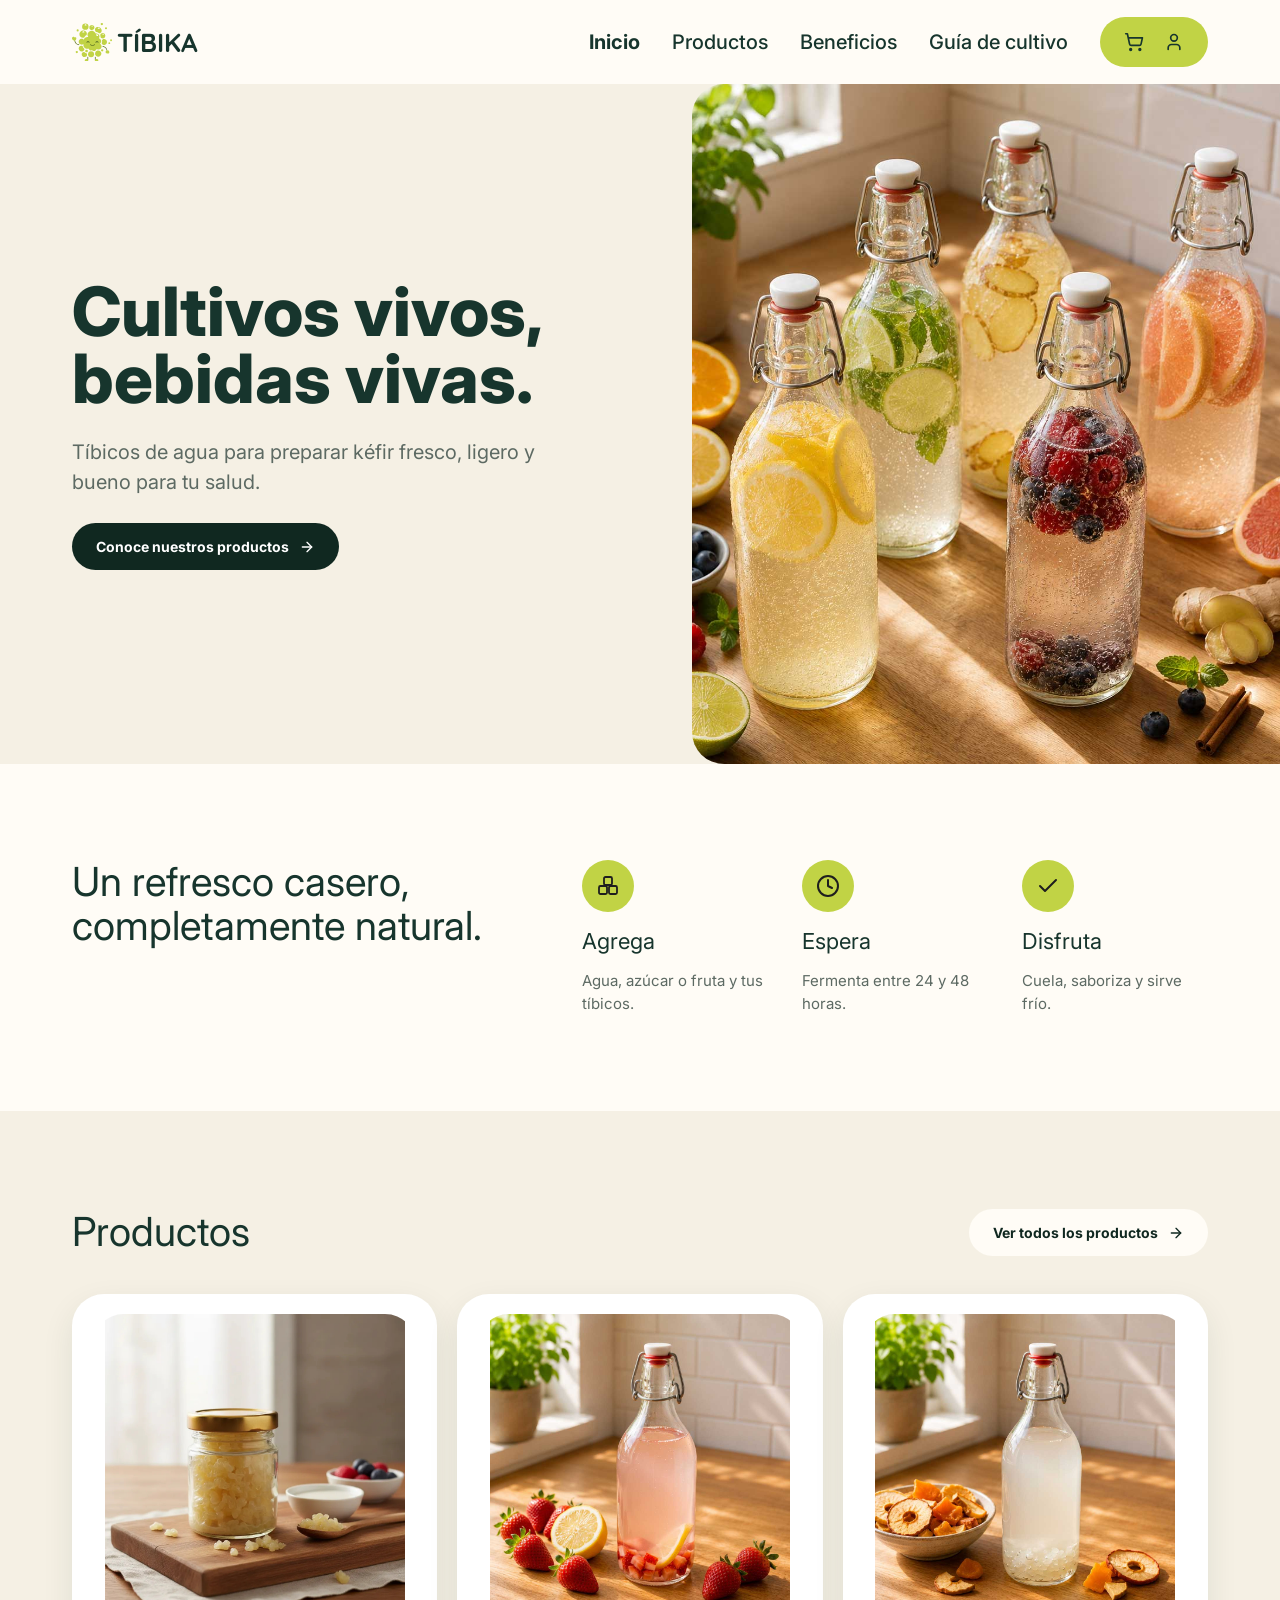
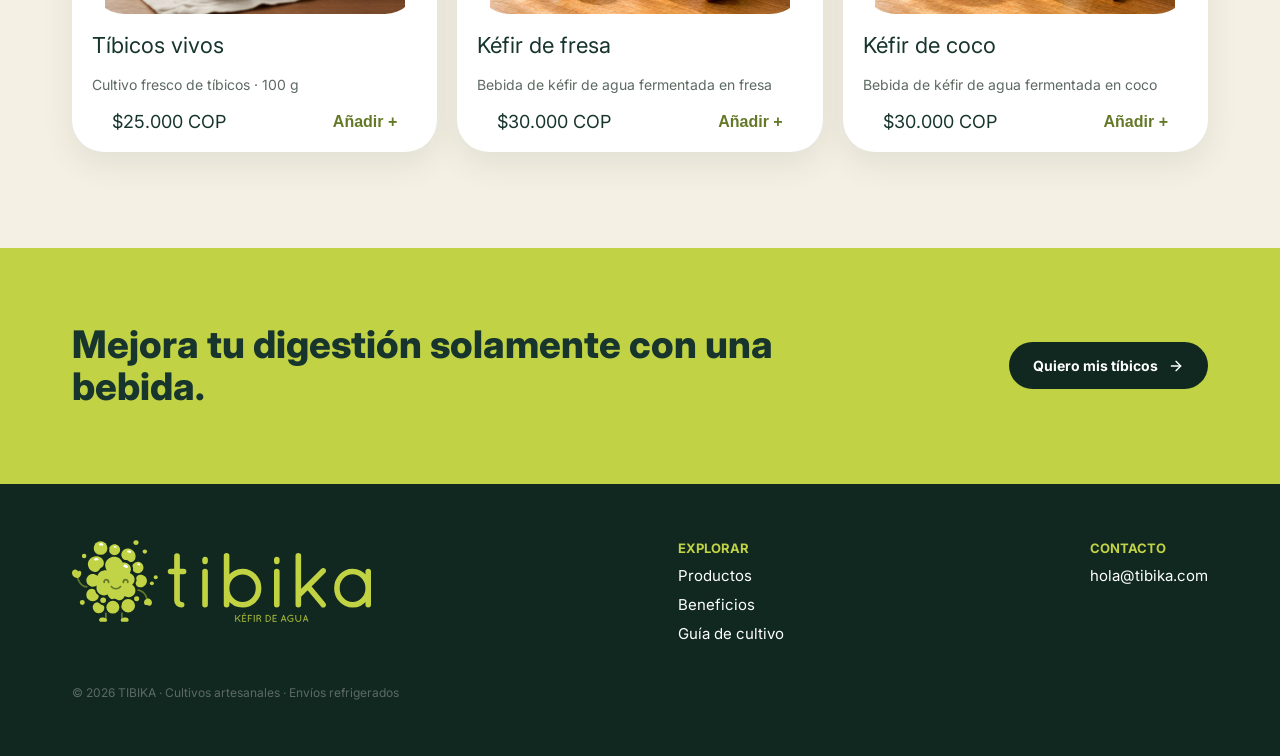
<file: index.html>
<!DOCTYPE html>
<html lang="es">
<head>
  <meta charset="utf-8">
  <title>Tíbika</title>
  <meta name="description" content="Tíbicos de agua para preparar kéfir.">

  <link href="https://fonts.googleapis.com/css2?family=Inter:wght@400;500;700;800&family=Quicksand:wght@700&display=swap" rel="stylesheet">

  <link rel="stylesheet" href="./css/styles.css">
</head>

<body>

  <header class="header">
    <a class="brand" href="index.html">
      <img src="./images/tibikaBase.svg" alt="" srcset="" width="40px" height="40px">
      <span class="brand__name">TÍBIKA</span>
    </a>

    <nav class="site-nav">
      <ul class="site-nav__links">
        <li><a href="index.html" class="current">Inicio</a></li>
        <li><a href="#productos">Productos</a></li>
        <li><a href="beneficios.html">Beneficios</a></li>
        <li><a href="guia-de-cultivo.html">Guía de cultivo</a></li>
      </ul>

      <div class="account">
        <a href="#">
          <svg viewBox="0 0 24 24" fill="none" stroke="currentColor" stroke-width="2" stroke-linecap="round" stroke-linejoin="round">
            <circle cx="8" cy="21" r="1"/>
            <circle cx="19" cy="21" r="1"/>
            <path d="M2.05 2.05h2l2.66 12.42a2 2 0 0 0 2 1.58h9.78a2 2 0 0 0 1.95-1.57l1.65-7.43H5.12"/>
          </svg>
        </a>
        <a href="#">
          <svg viewBox="0 0 24 24" fill="none" stroke="currentColor" stroke-width="2" stroke-linecap="round" stroke-linejoin="round">
            <path d="M19 21v-2a4 4 0 0 0-4-4H9a4 4 0 0 0-4 4v2"/>
            <circle cx="12" cy="7" r="4"/>
          </svg>
        </a>
      </div>
    </nav>
  </header>

  <main>

    <section class="hero">
      <div class="hero__content">
        <h1>Cultivos vivos, bebidas vivas.</h1>
        <p>Tíbicos de agua para preparar kéfir fresco, ligero y bueno para tu salud.</p>
        <a class="btn btn--dark" href="#productos">
          Conoce nuestros productos 
          <svg class="btn__icon" viewBox="0 0 24 24" fill="none" stroke="currentColor" stroke-width="2" stroke-linecap="round" stroke-linejoin="round">
            <path d="M5 12h14"/>
            <path d="m12 5 7 7-7 7"/>
          </svg>
        </a>
      </div>
      <div class="hero__media">
        <img src="images/kefir-agua-segunda-fermentacion-sabores-frutas.jpg" alt="Botellas de vidrio con kéfir de agua junto a higos y cáscara de limón" width="730" height="680">
      </div>
    </section>

    <section class="intro">
      <h2 class="intro__title">Un refresco casero, completamente natural.</h2>
      <ol class="steps">
        <li class="step">
          <span class="step__icon">
            <svg viewBox="0 0 24 24" fill="none" stroke="currentColor" stroke-width="1.8" stroke-linecap="round" stroke-linejoin="round">
              <rect x="3" y="12" width="8" height="8" rx="1.5"/>
              <rect x="13" y="12" width="8" height="8" rx="1.5"/>
              <rect x="8" y="3" width="8" height="8" rx="1.5"/>
            </svg>
          </span>
          <h3>Agrega</h3>
          <p>Agua, azúcar o fruta y tus tíbicos.</p>
        </li>
        <li class="step">
          <span class="step__icon">
            <svg viewBox="0 0 24 24" fill="none" stroke="currentColor" stroke-width="2" stroke-linecap="round" stroke-linejoin="round">
              <circle cx="12" cy="12" r="10"/>
              <polyline points="12 6 12 12 16 14"/>
            </svg>
          </span>
          <h3>Espera</h3>
          <p>Fermenta entre 24 y 48 horas.</p>
        </li>
        <li class="step">
          <span class="step__icon">
            <svg viewBox="0 0 24 24" fill="none" stroke="currentColor" stroke-width="2" stroke-linecap="round" stroke-linejoin="round">
              <path d="M20 6 9 17l-5-5"/>
            </svg>
          </span>
          <h3>Disfruta</h3>
          <p>Cuela, saboriza y sirve frío.</p>
        </li>
      </ol>
    </section>

    <section class="shop" id="productos">

      <div class="shop__header">
        <h2>Productos</h2>
        <a class="btn btn--light" href="https://nutribrew.es/recetas-de-kefir-de-agua/" target="_blank">
          Ver todos los productos 
          <svg class="btn__icon" viewBox="0 0 24 24" fill="none" stroke="currentColor" stroke-width="2" stroke-linecap="round" stroke-linejoin="round">
            <path d="M5 12h14"/>
            <path d="m12 5 7 7-7 7"/>
          </svg>
        </a>
      </div>

      <div class="products">
        <article class="product">
          <div class="product__image">
            <img src="images/tibicos.jpg" alt="Frasco de vidrio con tíbicos vivos" width="378" height="300">
          </div>
          <h3 class="product__name">Tíbicos vivos</h3>
          <p class="product__detail">Cultivo fresco de tíbicos · 100 g</p>
          <div class="product__buy">
            <p class="product__price">$25.000 COP</p>
            <button class="product__add" type="button">Añadir +</button>
          </div>
        </article>

        <article class="product">
          <div class="product__image">
            <img src="images/kefir-agua-fresa.jpg" alt="Botella de kéfir de fresa con fresas y limón" width="378" height="300">
          </div>
          <h3 class="product__name">Kéfir de fresa</h3>
          <p class="product__detail">Bebida de kéfir de agua fermentada en fresa</p>
          <div class="product__buy">
            <p class="product__price">$30.000 COP</p>
            <button class="product__add" type="button">Añadir +</button>
          </div>
        </article>

        <article class="product">
          <div class="product__image">
            <img src="images/kefir-agua-coco.jpg" alt="Botella de kéfir de coco junto a un cuenco con coco y fruta seca" width="378" height="300">
          </div>
          <h3 class="product__name">Kéfir de coco</h3>
          <p class="product__detail">Bebida de kéfir de agua fermentada en coco</p>
          <div class="product__buy">
            <p class="product__price">$30.000 COP</p>
            <button class="product__add" type="button">Añadir +</button>
          </div>
        </article>
      </div>
    </section>

    <section class="final-call">
      <h2>Mejora tu digestión solamente con una bebida.</h2>
      <a class="btn btn--dark" href="#productos">
        Quiero mis tíbicos 
        <svg class="btn__icon" viewBox="0 0 24 24" fill="none" stroke="currentColor" stroke-width="2" stroke-linecap="round" stroke-linejoin="round">
            <path d="M5 12h14"/>
            <path d="m12 5 7 7-7 7"/>
          </svg>
      </a>
    </section>

  </main>

  <footer class="site-footer">
    <div class="site-footer__top">
      <a class="footer-logo" href="index.html">
         <img src="./images/tibikaLogoHorizontal.svg" alt="" srcset="" width="299px" height="82">
        </span>
      </a>

      <nav class="footer-col">
        <h2>Explorar</h2>
        <ul>
          <li><a href="#productos">Productos</a></li>
          <li><a href="beneficios.html">Beneficios</a></li>
          <li><a href="guia-de-cultivo.html">Guía de cultivo</a></li>
        </ul>
      </nav>

      <div class="footer-col">
        <h2>Contacto</h2>
        <ul>
          <li><a href="mailto:hola@tibika.com">hola@tibika.com</a></li>
        </ul>
      </div>
    </div>

    <div>
      <p class="site-footer__legal">© 2026 TIBIKA · Cultivos artesanales · Envíos refrigerados</p>
    </div>
  </footer>

</body>
</html>
</file>
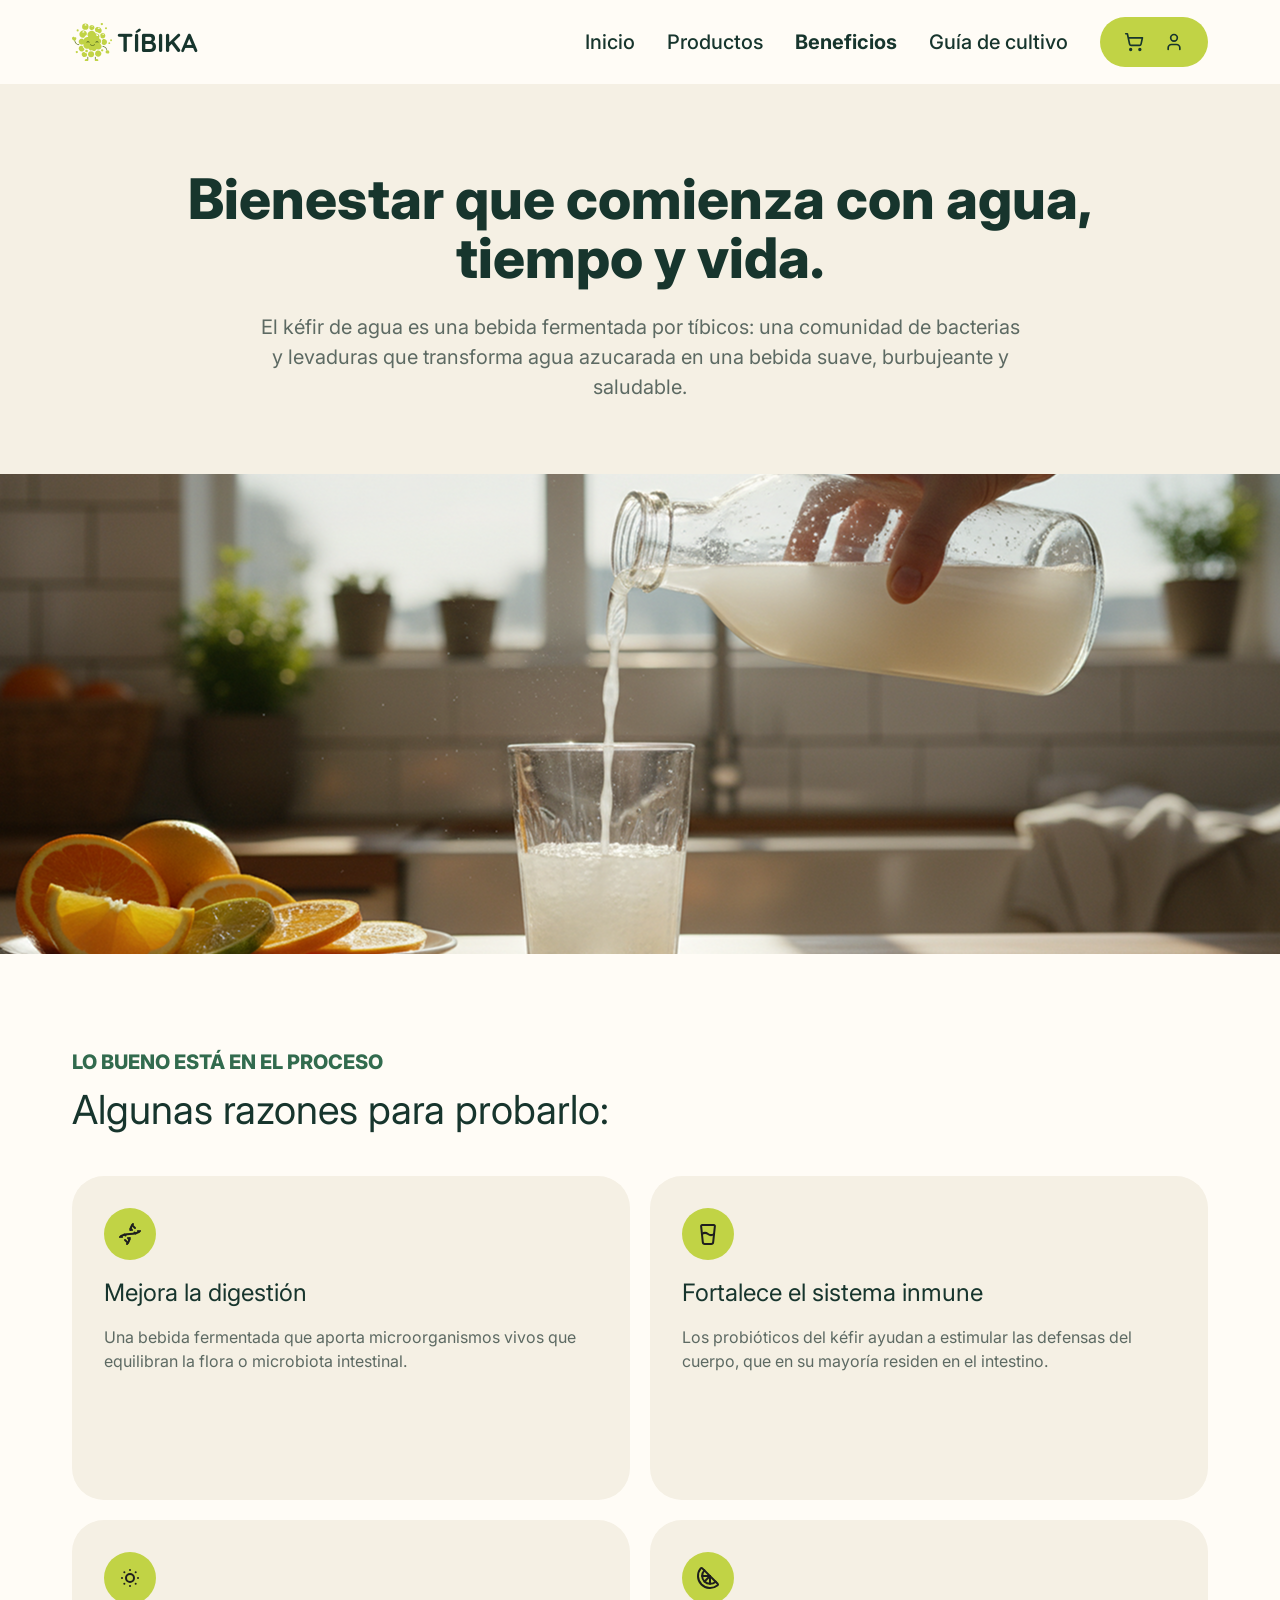
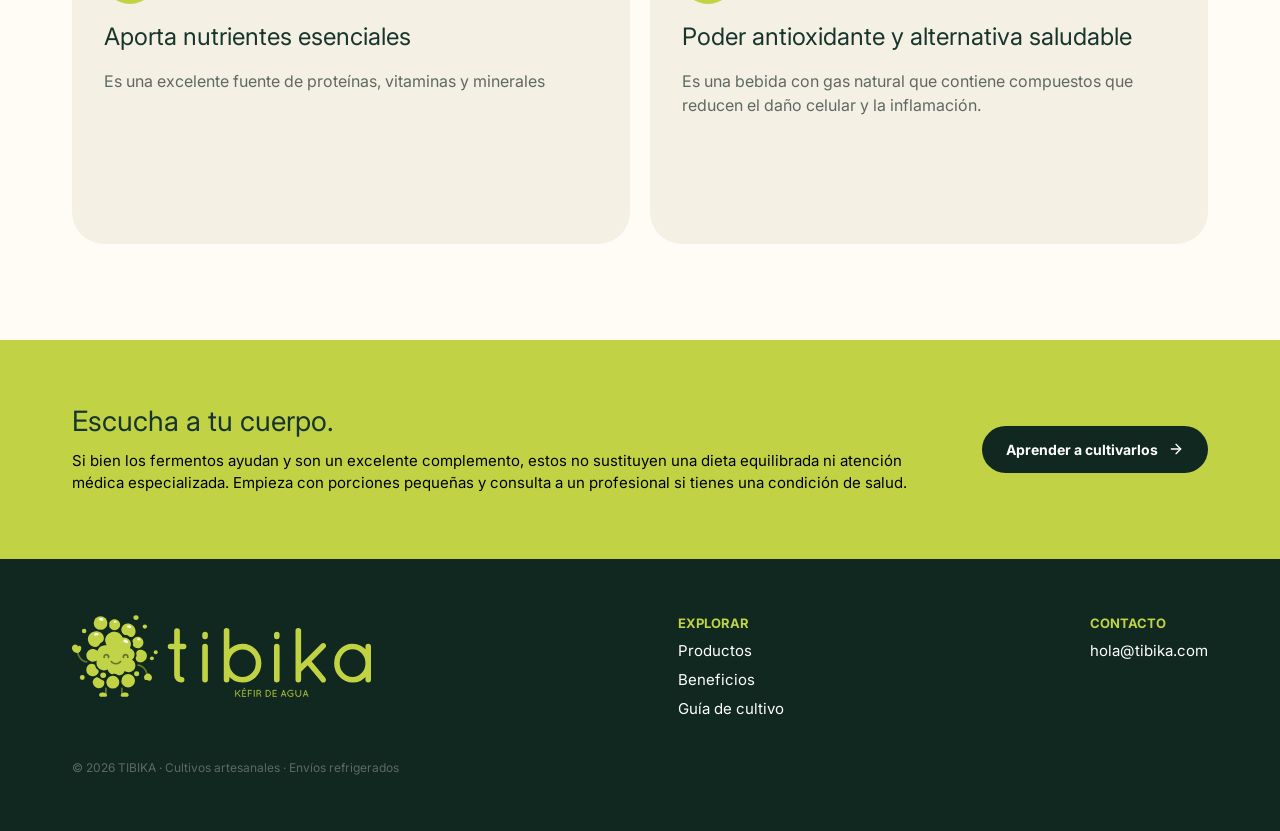
<file: beneficios.html>
<!DOCTYPE html>
<html lang="es">
<head>
  <meta charset="utf-8">
  <title>Tíbika</title>
  <meta name="description" content="Conoce qué es el kéfir de agua y algunas razones para probarlo.">

  <link href="https://fonts.googleapis.com/css2?family=Inter:wght@400;500;700;800&family=Quicksand:wght@700&display=swap" rel="stylesheet">

  <link rel="stylesheet" href="./css/styles.css">
</head>

<body>

  <header class="header">
    <a class="brand" href="index.html">
      <img src="./images/tibikaBase.svg" alt="" srcset="" width="40px" height="40px">
      <span class="brand__name">TÍBIKA</span>
    </a>

    <nav class="site-nav">
      <ul class="site-nav__links">
        <li><a href="index.html">Inicio</a></li>
        <li><a href="index.html#productos">Productos</a></li>
        <li><a href="beneficios.html" class="current">Beneficios</a></li>
        <li><a href="guia-de-cultivo.html">Guía de cultivo</a></li>
      </ul>

      <div class="account">
        <a href="#">
          <svg viewBox="0 0 24 24" fill="none" stroke="currentColor" stroke-width="2" stroke-linecap="round" stroke-linejoin="round">
            <circle cx="8" cy="21" r="1"/>
            <circle cx="19" cy="21" r="1"/>
            <path d="M2.05 2.05h2l2.66 12.42a2 2 0 0 0 2 1.58h9.78a2 2 0 0 0 1.95-1.57l1.65-7.43H5.12"/>
          </svg>
        </a>
        <a href="#">
          <svg viewBox="0 0 24 24" fill="none" stroke="currentColor" stroke-width="2" stroke-linecap="round" stroke-linejoin="round">
            <path d="M19 21v-2a4 4 0 0 0-4-4H9a4 4 0 0 0-4 4v2"/>
            <circle cx="12" cy="7" r="4"/>
          </svg>
        </a>
      </div>
    </nav>
  </header>

  <main>

    <section class="page-hero">
      <h1>Bienestar que comienza con agua, tiempo y vida.</h1>
      <p>El kéfir de agua es una bebida fermentada por tíbicos: una comunidad de bacterias y levaduras que transforma agua azucarada en una bebida suave, burbujeante y saludable.</p>
    </section>

    <div class="feature-image">
      <img src="images/Imagen principal.png" alt="Una mano vierte kéfir de agua desde una botella a un vaso" width="1440" height="480">
    </div>

    <section class="benefits">
      <div class="benefits__header">
        <p class="eyebrow">Lo bueno está en el proceso</p>
        <h2>Algunas razones para probarlo:</h2>
      </div>

      <ul class="benefit-grid">
        <li class="benefit">
          <span class="benefit__icon">
            <svg viewBox="0 0 24 24" fill="none" stroke="currentColor" stroke-width="2" stroke-linecap="round" stroke-linejoin="round">
              <path d="m10 16 1.5 1.5"/>
              <path d="m14 8-1.5-1.5"/>
              <path d="M15 2c-1.798 1.998-2.518 3.995-2.807 5.993"/>
              <path d="m16.5 10.5 1 1"/>
              <path d="m17 6-2.891-2.891"/>
              <path d="M2 15c6.667-6 13.333 0 20-6"/>
              <path d="m20 9 .891.891"/>
              <path d="M3.109 14.109 4 15"/>
              <path d="m6.5 12.5 1 1"/>
              <path d="m7 18 2.891 2.891"/>
              <path d="M9 22c1.798-1.998 2.518-3.995 2.807-5.993"/>
            </svg>
          </span>
          <h3>Mejora la digestión</h3>
          <p>Una bebida fermentada que aporta microorganismos vivos que equilibran la flora o microbiota intestinal.</p>
        </li>

        <li class="benefit">
          <span class="benefit__icon">
            <svg viewBox="0 0 24 24" fill="none" stroke="currentColor" stroke-width="2" stroke-linecap="round" stroke-linejoin="round">
              <path d="M5.116 4.104A1 1 0 0 1 6.11 3h11.78a1 1 0 0 1 .994 1.105L17.19 20.21A2 2 0 0 1 15.2 22H8.8a2 2 0 0 1-2-1.79z"/>
              <path d="M6 12a5 5 0 0 1 6 0 5 5 0 0 0 6 0"/>
            </svg>
          </span>
          <h3>Fortalece el sistema inmune</h3>
          <p>Los probióticos del kéfir ayudan a estimular las defensas del cuerpo, que en su mayoría residen en el intestino.</p>
        </li>

        <li class="benefit">
          <span class="benefit__icon">
            <svg viewBox="0 0 24 24" fill="none" stroke="currentColor" stroke-width="2" stroke-linecap="round" stroke-linejoin="round">
              <circle cx="12" cy="12" r="4"/>
              <path d="M12 4h.01"/>
              <path d="M20 12h.01"/>
              <path d="M12 20h.01"/>
              <path d="M4 12h.01"/>
              <path d="M17.657 6.343h.01"/>
              <path d="M17.657 17.657h.01"/>
              <path d="M6.343 17.657h.01"/>
              <path d="M6.343 6.343h.01"/>
            </svg>
          </span>
          <h3>Aporta nutrientes esenciales</h3>
          <p>Es una excelente fuente de proteínas, vitaminas y minerales</p>
        </li>

        <li class="benefit">
          <span class="benefit__icon">
            <svg viewBox="0 0 24 24" fill="none" stroke="currentColor" stroke-width="2" stroke-linecap="round" stroke-linejoin="round">
              <path d="M21.66 17.67a1.08 1.08 0 0 1-.04 1.6A12 12 0 0 1 4.73 2.38a1.1 1.1 0 0 1 1.61-.04z"/>
              <path d="M19.65 15.66A8 8 0 0 1 8.35 4.34"/>
              <path d="m14 10-5.5 5.5"/>
              <path d="M14 17.85V10H6.15"/>
            </svg>
          </span>
          <h3>Poder antioxidante y alternativa saludable</h3>
          <p>Es una bebida con gas natural que contiene compuestos que reducen el daño celular y la inflamación.</p>
        </li>
      </ul>
    </section>

    <section class="note">
      <div class="note__text">
        <h2>Escucha a tu cuerpo.</h2>
        <p>Si bien los fermentos ayudan y son un excelente complemento, estos no sustituyen una dieta equilibrada ni atención médica especializada. Empieza con porciones pequeñas y consulta a un profesional si tienes una condición de salud.</p>
      </div>
      <a class="btn btn--dark" href="guia-de-cultivo.html">
        Aprender a cultivarlos
        <svg class="btn__icon" viewBox="0 0 24 24" fill="none" stroke="currentColor" stroke-width="2" stroke-linecap="round" stroke-linejoin="round">
            <path d="M5 12h14"/>
            <path d="m12 5 7 7-7 7"/>
          </svg>
      </a>
    </section>

  </main>

  <footer class="site-footer">
    <div class="site-footer__top">
      <a class="footer-logo" href="index.html">
         <img src="./images/tibikaLogoHorizontal.svg" alt="" srcset="" width="299px" height="82">
        </span>
      </a>

      <nav class="footer-col">
        <h2>Explorar</h2>
        <ul>
          <li><a href="index.html#productos">Productos</a></li>
          <li><a href="beneficios.html">Beneficios</a></li>
          <li><a href="guia-de-cultivo.html">Guía de cultivo</a></li>
        </ul>
      </nav>

      <div class="footer-col">
        <h2>Contacto</h2>
        <ul>
          <li><a href="mailto:hola@tibika.com">hola@tibika.com</a></li>
        </ul>
      </div>
    </div>

    <div>
      <p class="site-footer__legal">© 2026 TIBIKA · Cultivos artesanales · Envíos refrigerados</p>
    </div>
  </footer>

</body>
</html>
</file>
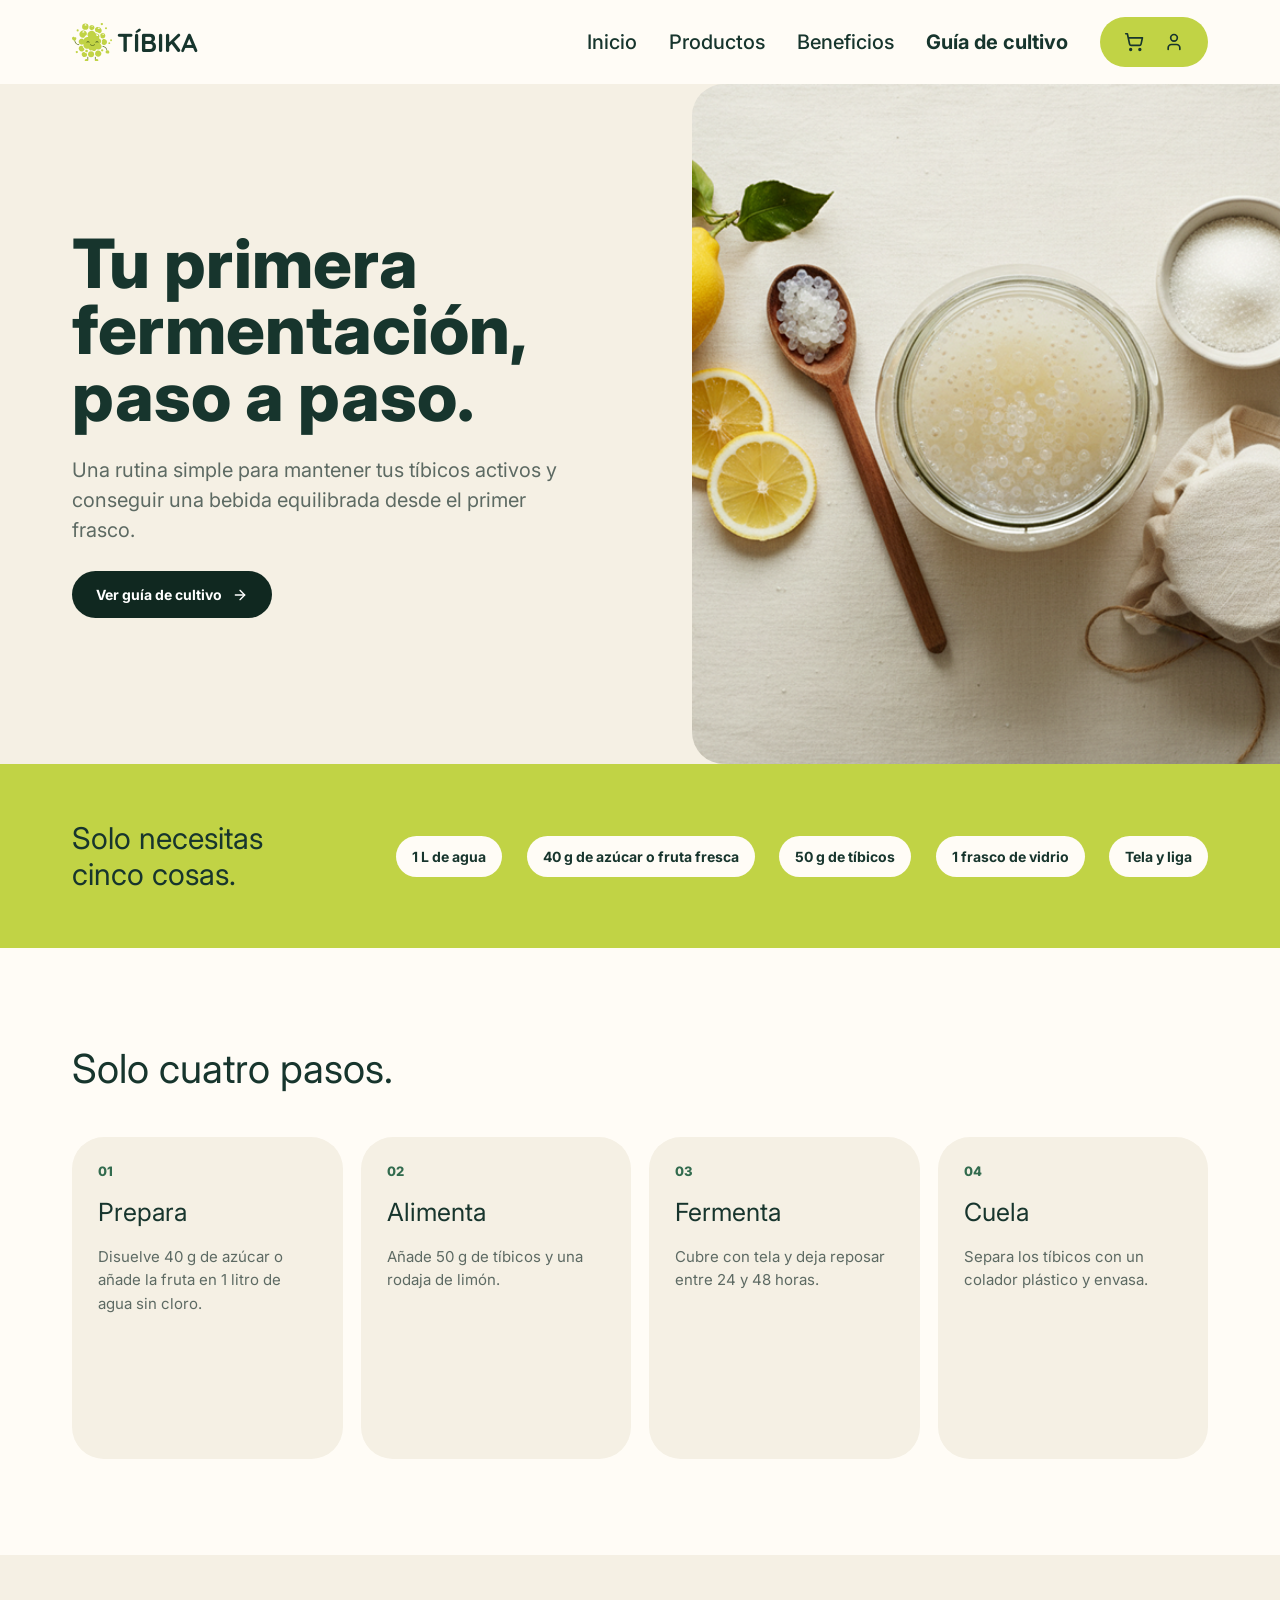
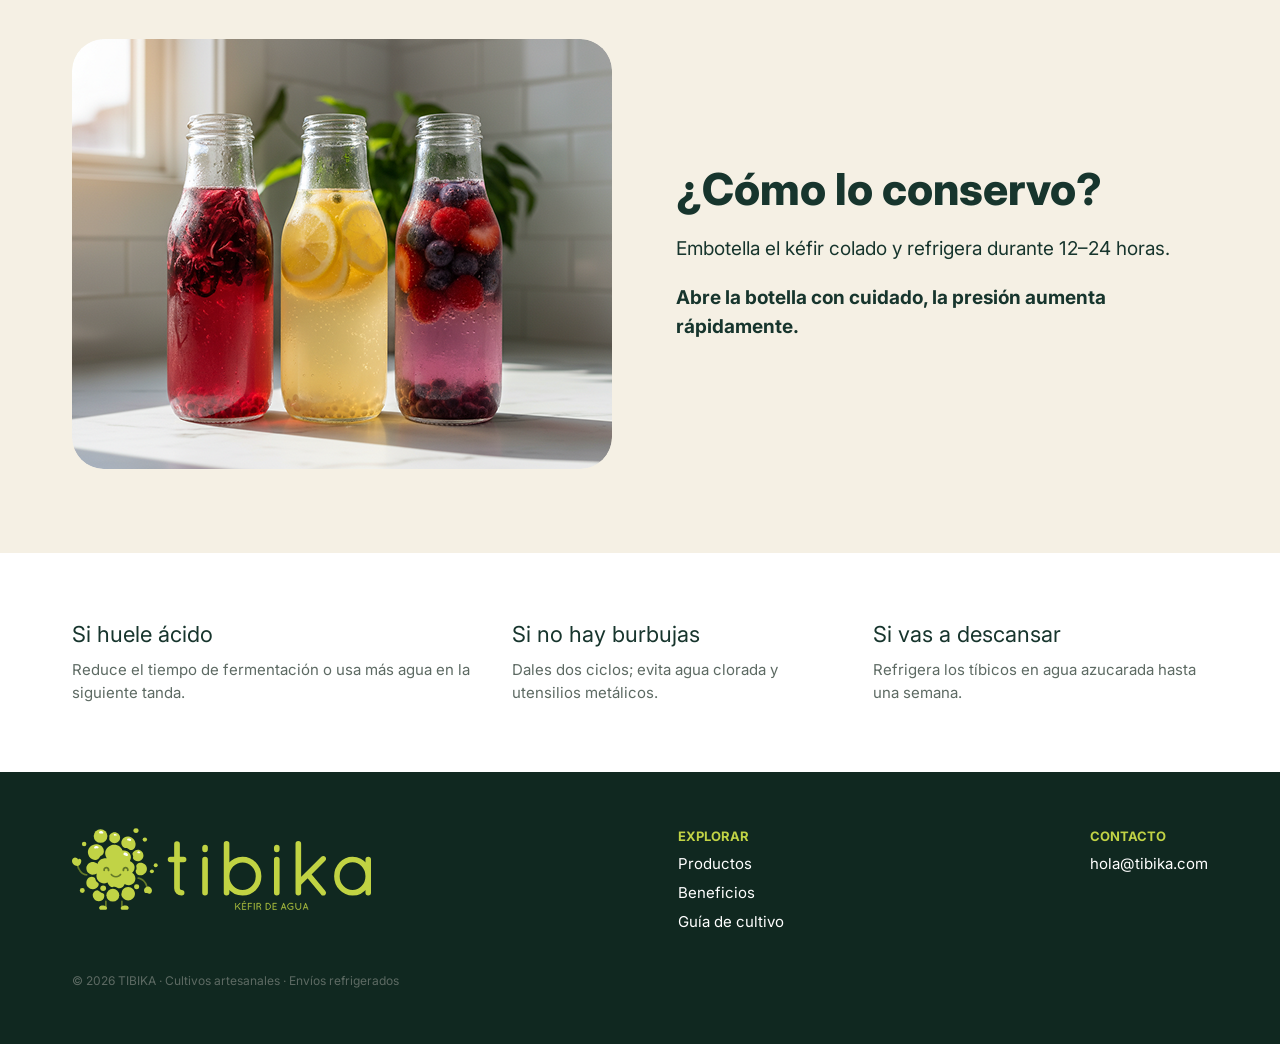
<file: guia-de-cultivo.html>
<!DOCTYPE html>
<html lang="es">
<head>
  <meta charset="utf-8">
  <title>Tíbika</title>
  <meta name="description" content="Una rutina simple, paso a paso, para tu primera fermentación de tíbicos.">

  <link href="https://fonts.googleapis.com/css2?family=Inter:wght@400;500;700;800&family=Quicksand:wght@700&display=swap" rel="stylesheet">

  <link rel="stylesheet" href="./css/styles.css">
</head>

<body>

  <header class="header">
    <a class="brand" href="index.html">
      <img src="./images/tibikaBase.svg" alt="" srcset="" width="40px" height="40px">
      <span class="brand__name">TÍBIKA</span>
    </a>

    <nav class="site-nav">
      <ul class="site-nav__links">
        <li><a href="index.html">Inicio</a></li>
        <li><a href="index.html#productos">Productos</a></li>
        <li><a href="beneficios.html">Beneficios</a></li>
        <li><a href="guia-de-cultivo.html" class="current">Guía de cultivo</a></li>
      </ul>

      <div class="account">
        <a href="#">
          <svg viewBox="0 0 24 24" fill="none" stroke="currentColor" stroke-width="2" stroke-linecap="round" stroke-linejoin="round">
            <circle cx="8" cy="21" r="1"/>
            <circle cx="19" cy="21" r="1"/>
            <path d="M2.05 2.05h2l2.66 12.42a2 2 0 0 0 2 1.58h9.78a2 2 0 0 0 1.95-1.57l1.65-7.43H5.12"/>
          </svg>
        </a>
        <a href="#">
          <svg viewBox="0 0 24 24" fill="none" stroke="currentColor" stroke-width="2" stroke-linecap="round" stroke-linejoin="round">
            <path d="M19 21v-2a4 4 0 0 0-4-4H9a4 4 0 0 0-4 4v2"/>
            <circle cx="12" cy="7" r="4"/>
          </svg>
        </a>
      </div>
    </nav>
  </header>

  <main>

    <section class="hero">
      <div class="hero__content">
        <h1>Tu primera fermentación, paso a paso.</h1>
        <p>Una rutina simple para mantener tus tíbicos activos y conseguir una bebida equilibrada desde el primer frasco.</p>
        <a class="btn btn--dark" href="https://nutribrew.es/como-hacer-kefir-de-agua-guia-completa/" target="_blank">
          Ver guía de cultivo 
          <svg class="btn__icon" viewBox="0 0 24 24" fill="none" stroke="currentColor" stroke-width="2" stroke-linecap="round" stroke-linejoin="round">
            <path d="M5 12h14"/>
            <path d="m12 5 7 7-7 7"/>
          </svg>
        </a>
      </div>
      <div class="hero__media">
        <img src="images/guia-fermentacion.png" alt="Ingredientes para la primera fermentación: limón, azúcar, un frasco con tíbicos y una tela para cubrirlo" width="742" height="620">
      </div>
    </section>

    <section class="ingredients">
      <h2>Solo necesitas cinco cosas.</h2>
      <ul class="ingredient-list">
        <li class="ingredient">1 L de agua</li>
        <li class="ingredient">40 g de azúcar o fruta fresca</li>
        <li class="ingredient">50 g de tíbicos</li>
        <li class="ingredient">1 frasco de vidrio</li>
        <li class="ingredient">Tela y liga</li>
      </ul>
    </section>

    <section class="method">
      <h2>Solo cuatro pasos.</h2>
      <ol class="method-steps">
        <li class="method-step">
          <span class="method-step__number">01</span>
          <h3>Prepara</h3>
          <p>Disuelve 40 g de azúcar o añade la fruta en 1 litro de agua sin cloro.</p>
        </li>
        <li class="method-step">
          <span class="method-step__number">02</span>
          <h3>Alimenta</h3>
          <p>Añade 50 g de tíbicos y una rodaja de limón.</p>
        </li>
        <li class="method-step">
          <span class="method-step__number">03</span>
          <h3>Fermenta</h3>
          <p>Cubre con tela y deja reposar entre 24 y 48 horas.</p>
        </li>
        <li class="method-step">
          <span class="method-step__number">04</span>
          <h3>Cuela</h3>
          <p>Separa los tíbicos con un colador plástico y envasa.</p>
        </li>
      </ol>
    </section>

    <section class="storage">
      <div class="storage__image">
        <img src="images/Botellas saborizadas.png" alt="Tres botellas de vidrio con kéfir de agua saborizado con frutos rojos, limón y moras" width="540" height="430">
      </div>
      <div class="storage__content">
        <h2>¿Cómo lo conservo?</h2>
        <p>Embotella el kéfir colado y refrigera durante 12–24 horas.</p>
        <p class="storage__warning">Abre la botella con cuidado, la presión aumenta rápidamente.</p>
      </div>
    </section>

    <ul class="tips">
      <li class="tip">
        <h3>Si huele ácido</h3>
        <p>Reduce el tiempo de fermentación o usa más agua en la siguiente tanda.</p>
      </li>
      <li class="tip">
        <h3>Si no hay burbujas</h3>
        <p>Dales dos ciclos; evita agua clorada y utensilios metálicos.</p>
      </li>
      <li class="tip">
        <h3>Si vas a descansar</h3>
        <p>Refrigera los tíbicos en agua azucarada hasta una semana.</p>
      </li>
    </ul>

  </main>

  <footer class="site-footer">
    <div class="site-footer__top">
      <a class="footer-logo" href="index.html">
         <img src="./images/tibikaLogoHorizontal.svg" alt="" srcset="" width="299px" height="82">
        </span>
      </a>

      <nav class="footer-col">
        <h2>Explorar</h2>
        <ul>
          <li><a href="index.html#productos">Productos</a></li>
          <li><a href="beneficios.html">Beneficios</a></li>
          <li><a href="guia-de-cultivo.html">Guía de cultivo</a></li>
        </ul>
      </nav>

      <div class="footer-col">
        <h2>Contacto</h2>
        <ul>
          <li><a href="mailto:hola@tibika.com">hola@tibika.com</a></li>
        </ul>
      </div>
    </div>

    <div>
      <p class="site-footer__legal">© 2026 TIBIKA · Cultivos artesanales · Envíos refrigerados</p>
    </div>
  </footer>

</body>
</html>
</file>
<file: css/styles.css>
:root {
  --cream: #f5f0e4;
  --ivory: #fffcf6;
  --forest: #17352d;
  --forest-deep: #102820;
  --muted: #5d6a63;
  --lime: #c1d345;
  --olive: #647928;
  --icon: #1e1e1e;
  --leaf: #326b4e;

  --font-body: "Inter", Roboto, sans-serif;
  --font-brand: "Quicksand", var(--font-body);

  --radius-pill: 999px;
  --radius-card: 32px;
  --radius-image: 32px;

  --gutter: max(72px, calc((100vw - 1296px) / 2));
}

body {
  margin: 0;
  background: var(--cream);
  color: var(--forest);
  font-family: var(--font-body);
}

h1, h2, h3, p, ul, ol {
  margin: 0;
  padding: 0;
}

ul, ol {
  list-style: none;
}

img {
  display: block;
  max-width: 100%;
}

a {
  color: inherit;
  text-decoration: none;
}

button {
  padding: 0;
  border: 0;
  background: none;
  cursor: pointer;
}

/* Botones */

.btn {
  display: inline-flex;
  align-items: center;
  gap: 10px;
  padding: 15px 24px;
  border-radius: var(--radius-pill);
  font-size: 14px;
  font-weight: 700;
  transition: transform 0.15s ease, opacity 0.15s ease;
}

.btn:hover {
  transform: translateY(-1px);
  opacity: 0.92;
}

.btn__icon {
  width: 16px;
  height: 16px;
}

.btn--dark {
  background: var(--forest-deep);
  color: #fff;
}

.btn--light {
  background: var(--ivory);
  color: var(--forest-deep);
}

/* Header */

.header {
  display: flex;
  align-items: center;
  justify-content: space-between;
  gap: 24px;
  height: 84px;
  padding: 0 var(--gutter);
  background: var(--ivory);
}

.brand {
  display: flex;
  align-items: center;
  gap: 5px;
}

.brand__mark {
  width: 35px;
  height: 34px;
  border-radius: 50%;
}

.brand__name {
  font-family: var(--font-brand);
  font-size: 26px;
  font-weight: 700;
}

.site-nav {
  display: flex;
  align-items: center;
  gap: 32px;
}

.site-nav__links {
  display: flex;
  align-items: center;
  gap: 32px;
  font-size: 20px;
  font-weight: 500;
}

.site-nav__links .current {
  font-weight: 700;
}

.site-nav__links a:hover {
  text-decoration: underline;
  text-underline-offset: 5px;
}

.account {
  display: flex;
  align-items: center;
  gap: 20px;
  padding: 15px 24px;
  border-radius: var(--radius-pill);
  background: var(--lime);
}

.account a {
  place-items: center;
  width: 20px;
  height: 20px;
}

.account svg {
  width: 20px;
  height: 20px;
}

/* Index */

.hero {
  --hero-gap: 56px;
  --hero-copy-width: 570px;
  --hero-copy-gap: 26px;
  --hero-title-size: 68px;
  --hero-title-leading: 0.98;

  display: flex;
  align-items: center;
  gap: 50px;
  height: 680px;
  padding-left: var(--gutter);
  background: var(--cream);
}

.hero__content {
  display: flex;
  flex: none;
  flex-direction: column;
  align-items: flex-start;
  gap: var(--hero-copy-gap);
  width: var(--hero-copy-width);
}

.hero__content h1 {
  font-size: var(--hero-title-size);
  font-weight: 800;
  line-height: var(--hero-title-leading);
}

.hero__content p {
  max-width: 520px;
  color: var(--muted);
  font-size: 20px;
  line-height: 1.5;
}

.hero__media {
  flex: 1;
  align-self: stretch;
  min-width: 0;
  overflow: hidden;
  border-radius: var(--radius-card) 0 0 var(--radius-card);
}

.hero__media img {
  width: 100%;
  height: 100%;
  object-fit: cover;
}

/* Intro (3 steps) */

.intro {
  display: flex;
  align-items: flex-start;
  gap: 80px;
  padding: 96px var(--gutter);
  background: var(--ivory);
}

.intro__title {
  flex: none;
  width: 430px;
  font-size: 40px;
  font-weight: 400;
  line-height: 1.1;
}

.steps {
  display: flex;
  flex: 1;
  align-items: center;
  justify-content: center;
  gap: 34px;
  min-width: 0;
}

.step {
  display: flex;
  flex: 1;
  flex-direction: column;
  align-items: flex-start;
  gap: 16px;
  min-width: 0;
}

.step__icon,
.benefit__icon {
  display: grid;
  place-items: center;
  width: 52px;
  height: 52px;
  border-radius: var(--radius-image);
  background: var(--lime);
  color: var(--icon);
}

.step__icon svg,
.benefit__icon svg {
  width: 24px;
  height: 24px;
}

.step h3 {
  font-size: 22px;
  font-weight: 400;
}

.step p {
  color: var(--muted);
  font-size: 15px;
  line-height: 1.5;
}

/* Products */

.shop {
  display: flex;
  flex-direction: column;
  gap: 38px;
  padding: 96px var(--gutter);
  background: var(--cream);
}

.shop__header {
  display: flex;
  align-items: flex-end;
  justify-content: space-between;
  gap: 24px;
}

.shop__header h2 {
  font-size: 40px;
  font-weight: 400;
}

.products {
  display: flex;
  gap: 20px;
}

.product {
  display: flex;
  flex: 1;
  flex-direction: column;
  gap: 18px;
  min-width: 0;
  padding: 20px;
  border-radius: var(--radius-card);
  background: #fff;
  box-shadow: 0 12px 32px rgba(23, 53, 45, 0.09);
}

.product__image {
  height: 300px;
  overflow: hidden;
  border-radius: var(--radius-image);
}

.product__image img {
  width: 100%;
  height: 100%;
  object-fit: contain;
}

.product__name {
  font-size: 22px;
  font-weight: 400;
}

.product__detail {
  color: var(--muted);
  font-size: 14px;
}

.product__buy {
  display: flex;
  align-items: center;
  justify-content: space-between;
  gap: 16px;
  margin-top: auto;
  padding: 0 20px;
}

.product__price {
  font-size: 18px;
}

.product__add {
  color: var(--olive);
  font-size: 16px;
  font-weight: 700;
}

.product__add:hover {
  text-decoration: underline;
  text-underline-offset: 3px;
}

.page-hero {
  display: flex;
  flex-direction: column;
  align-items: center;
  gap: 24px;
  padding: 86px max(24px, calc((100vw - 1020px) / 2)) 72px;
  background: var(--cream);
  text-align: center;
}

.page-hero h1 {
  font-size: 56px;
  font-weight: 800;
  line-height: 1.05;
}

.page-hero p {
  max-width: 760px;
  color: var(--muted);
  font-size: 20px;
  line-height: 1.5;
}

.feature-image {
  height: 480px;
}

.feature-image img {
  width: 100%;
  height: 100%;
  object-fit: cover;
}

.benefits {
  display: flex;
  flex-direction: column;
  gap: 44px;
  padding: 96px var(--gutter);
  background: var(--ivory);
}

.benefits__header {
  display: flex;
  flex-direction: column;
  gap: 14px;
  max-width: 620px;
}

.eyebrow {
  color: var(--leaf);
  font-size: 20px;
  font-weight: 800;
  text-transform: uppercase;
}

.benefits__header h2 {
  font-size: 40px;
  font-weight: 400;
  line-height: 1.1;
}

.benefit-grid {
  display: grid;
  grid-template-columns: 1fr 1fr;
  gap: 20px;
}

.benefit {
  display: flex;
  flex-direction: column;
  align-items: flex-start;
  gap: 18px;
  min-height: 260px;
  padding: 32px;
  border-radius: var(--radius-card);
  background: var(--cream);
}

.benefit h3 {
  font-size: 24px;
  font-weight: 400;
}

.benefit p {
  color: var(--muted);
  font-size: 16px;
  line-height: 1.55;
}

/* Ingredientes */

.ingredients {
  display: flex;
  align-items: center;
  gap: 64px;
  padding: 56px var(--gutter);
  background: var(--lime);
}

.ingredients h2 {
  flex: none;
  width: 260px;
  font-size: 30px;
  font-weight: 400;
}

.ingredient-list {
  display: flex;
  flex: auto;
  flex-wrap: wrap;
  align-items: center;
  justify-content: space-between;
  gap: 12px 16px;
  min-width: 0;
}

.ingredient {
  padding: 12px 16px;
  border-radius: var(--radius-pill);
  background: var(--ivory);
  font-size: 14px;
  font-weight: 700;
  white-space: nowrap;
}

/* Method: Cuatro pasos */

.method {
  display: flex;
  flex-direction: column;
  gap: 44px;
  padding: 96px var(--gutter);
  background: var(--ivory);
}

.method h2 {
  font-size: 40px;
  font-weight: 400;
}

.method-steps {
  display: grid;
  grid-template-columns: repeat(4, minmax(0, 1fr));
  gap: 18px;
}

.method-step {
  display: flex;
  flex-direction: column;
  align-items: flex-start;
  gap: 18px;
  min-height: 270px;
  padding: 26px;
  border-radius: var(--radius-card);
  background: var(--cream);
}

.method-step__number {
  color: var(--leaf);
  font-size: 13px;
  font-weight: 800;
}

.method-step h3 {
  font-size: 25px;
  font-weight: 400;
}

.method-step p {
  color: var(--muted);
  font-size: 15px;
  line-height: 1.55;
}

/* Storage */

.storage {
  display: flex;
  align-items: center;
  gap: 64px;
  padding: 84px var(--gutter);
  background: var(--cream);
  color: var(--forest);
}

.storage__image {
  flex: none;
  width: 540px;
  height: 430px;
  overflow: hidden;
  border-radius: var(--radius-card);
}

.storage__image img {
  width: 100%;
  height: 100%;
  object-fit: cover;
}

.storage__content {
  display: flex;
  flex: 1;
  flex-direction: column;
  gap: 20px;
  min-width: 0;
}

.storage__content h2 {
  font-size: 44px;
  font-weight: 800;
  line-height: 1.08;
}

.storage__content p {
  font-size: 19px;
  line-height: 1.55;
}

.storage__content .storage__warning {
  font-weight: 700;
}

/* Tips */

.tips {
  display: flex;
  align-items: flex-start;
  gap: 26px;
  padding: 68px var(--gutter);
  background: #fff;
}

.tip {
  display: flex;
  flex-direction: column;
  gap: 12px;
  min-width: 0;
}

.tip h3 {
  font-size: 22px;
  font-weight: 400;
}

.tip p {
  color: var(--muted);
  font-size: 15px;
  line-height: 1.5;
}

.final-call,
.note {
  display: flex;
  align-items: center;
  justify-content: space-between;
  gap: 32px;
  background: var(--lime);
}

.final-call {
  padding: 76px var(--gutter);
}

.final-call h2 {
  max-width: 720px;
  font-size: 38px;
  font-weight: 800;
  line-height: 1.1;
}

.note {
  padding: 64px var(--gutter);
}

.note__text {
  display: flex;
  flex-direction: column;
  gap: 12px;
  max-width: 850px;
}

.note__text h2 {
  font-size: 28px;
  font-weight: 400;
}

.note__text p {
  color: #000;
  font-size: 15px;
  line-height: 1.5;
}

/* Footer */

.site-footer {
  display: flex;
  flex-direction: column;
  gap: 42px;
  padding: 56px var(--gutter);
  background: var(--forest-deep);
  color: #fff;
}

.site-footer :focus-visible {
  outline-color: var(--lime);
}

.site-footer__top {
  display: flex;
  justify-content: space-between;
  flex-direction: row;
}

.footer-logo {
  display: flex;
  align-items: center;
  gap: 11px;
  height: 82px;
}

.footer-logo__mark {
  flex: none;
  width: 82px;
  height: 82px;
  border-radius: 50%;
  background: var(--lime);
}

.footer-logo__text {
  display: flex;
  flex-direction: column;
  align-items: flex-end;
  color: var(--lime);
}

.footer-logo__name {
  font-family: var(--font-brand);
  font-size: 64px;
  font-weight: 700;
  line-height: 1;
}

.footer-logo__tag {
  font-size: 9px;
  font-weight: 700;
  letter-spacing: 0.12em;
}

.footer-col h2 {
  margin-bottom: 10px;
  color: var(--lime);
  font-size: 13px;
  font-weight: 700;
  text-transform: uppercase;
}

.footer-col ul {
  display: flex;
  flex-direction: column;
  gap: 10px;
  font-size: 15px;
}

.footer-col a:hover {
  text-decoration: underline;
  text-underline-offset: 4px;
}

.site-footer__legal {
  color: var(--muted);
  font-size: 12px;
}

/* Responsive */

@media (max-width: 860px) {
  :root {
    --gutter: 24px;
  }

  .header {
    flex-wrap: wrap;
    height: auto;
    padding: 16px var(--gutter);
  }

  .site-nav {
    flex-wrap: wrap;
    gap: 16px;
  }

  .site-nav__links {
    flex-wrap: wrap;
    font-size: 16px;
  }

  .hero {
    flex-direction: column;
    align-items: stretch;
    gap: 32px;
    height: auto;
    padding: 48px 0 0;
  }

  .hero__content {
    width: auto;
    padding: 0 var(--gutter);
  }

  .hero__content h1 {
    font-size: 44px;
  }

  .hero__media {
    height: 360px;
    border-radius: var(--radius-card) var(--radius-card) 0 0;
  }

  .intro {
    flex-direction: column;
    padding: 64px var(--gutter);
    align-items: center;
  }

  .intro__title {
    font-size: 32px;
  }

  .steps {
    flex-direction: column;
    gap: 32px;
  }

  .step {
    align-items: center;
  }

  .shop {
    padding: 64px var(--gutter);
  }

  .products {
    flex-direction: column;
  }

  .final-call,
  .note {
    flex-direction: column;
    align-items: flex-start;
  }

  .final-call h2 {
    font-size: 30px;
  }

  .note__text h2 {
    font-size: 24px;
  }

  .page-hero h1 {
    font-size: 38px;
  }

  .page-hero p {
    font-size: 18px;
  }

  .feature-image {
    height: 300px;
  }

  .benefits__header h2 {
    font-size: 32px;
  }

  .benefit {
    min-height: 0;
    padding: 24px;
  }

  .benefit-grid {
    display: flex;
    flex-direction: column;
  }

  .ingredients {
    flex-direction: column;
    align-items: flex-start;
    gap: 24px;
  }

  .ingredients h2 {
    width: auto;
  }

  .chips {
    flex: none;
    justify-content: flex-start;
    max-width: 100%;
  }

  .method {
    padding: 64px var(--gutter);
  }

  .method h2 {
    font-size: 32px;
  }

  .method-steps {
    grid-template-columns: 1fr;
  }

  .method-step {
    min-height: 0;
  }

  .storage {
    flex-direction: column;
    gap: 32px;
    padding: 56px var(--gutter);
  }

  .storage__image {
    width: 100%;
    height: 300px;
  }

  .storage__content h2 {
    font-size: 32px;
  }

  .tips {
    flex-direction: column;
    gap: 28px;
    padding: 48px;
  }

  .site-footer__top {
    flex-direction: column;
    gap: 40px;
  }
}
</file>
